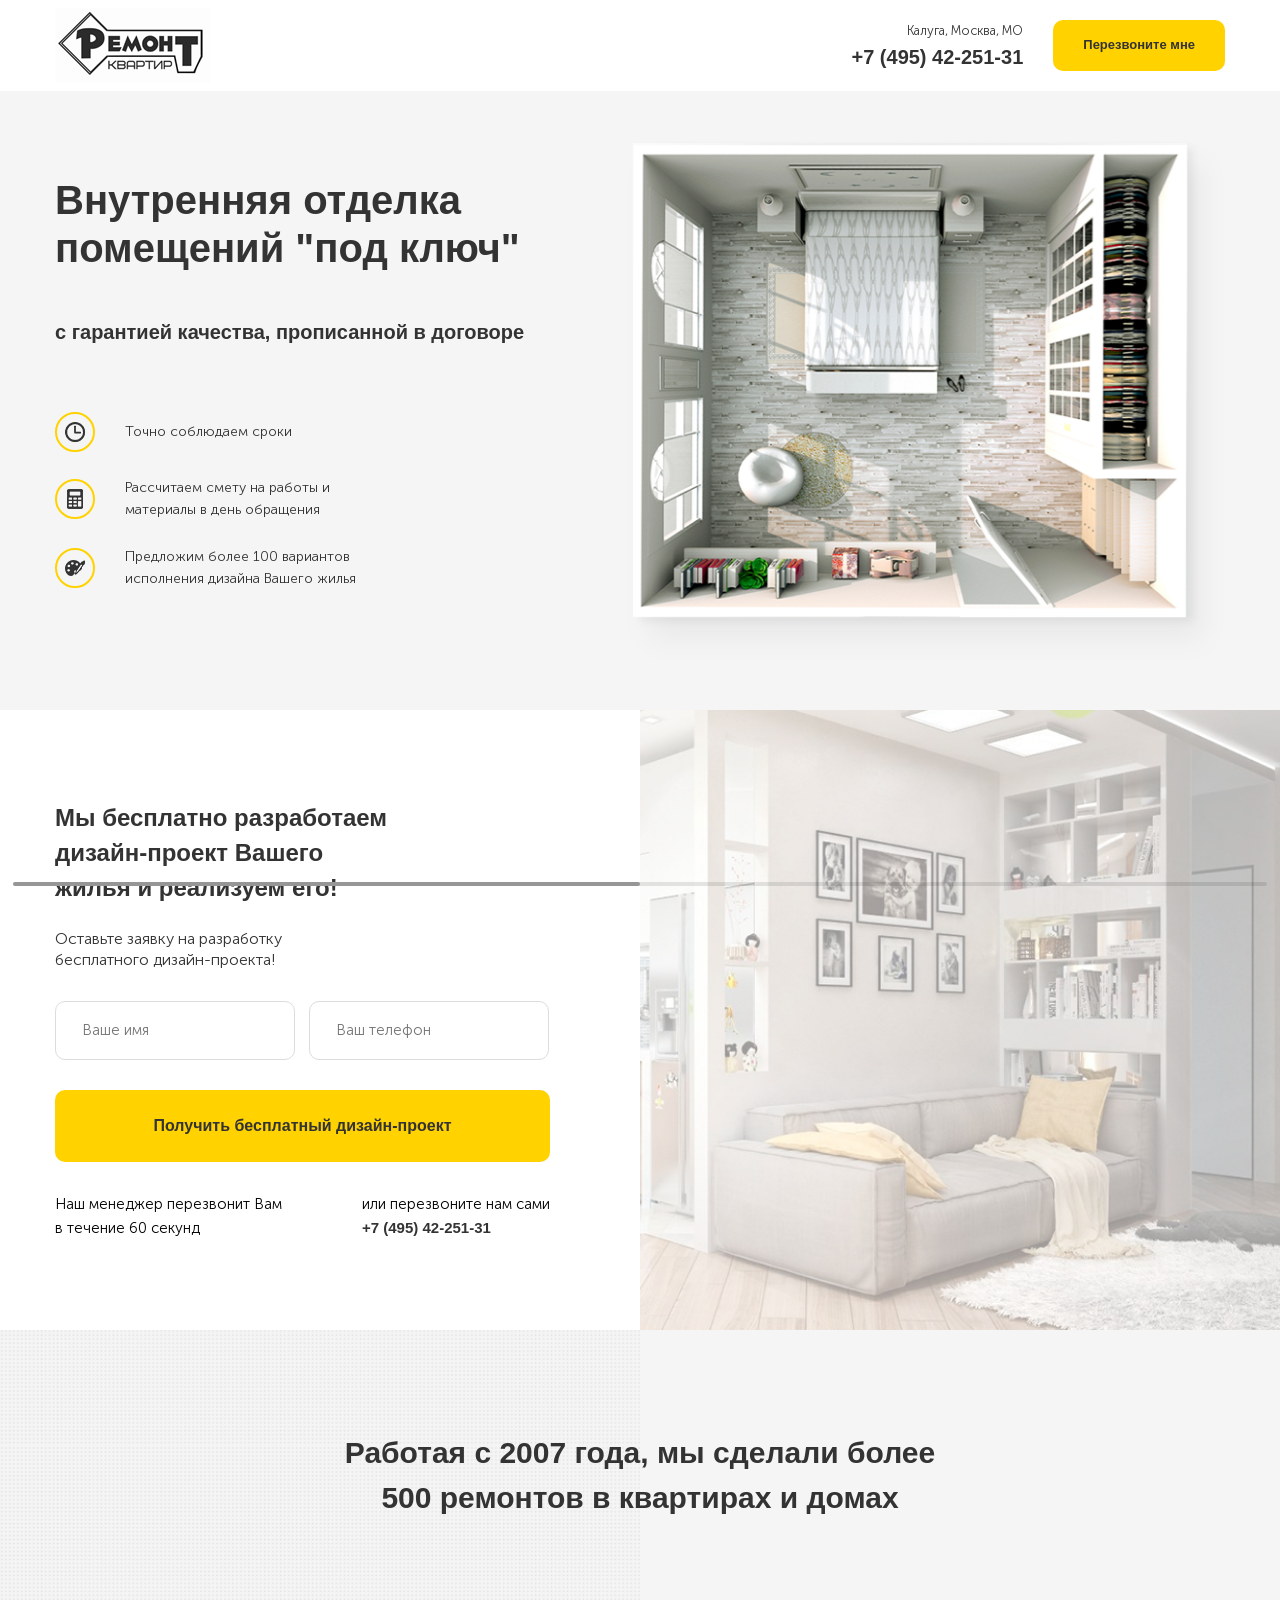
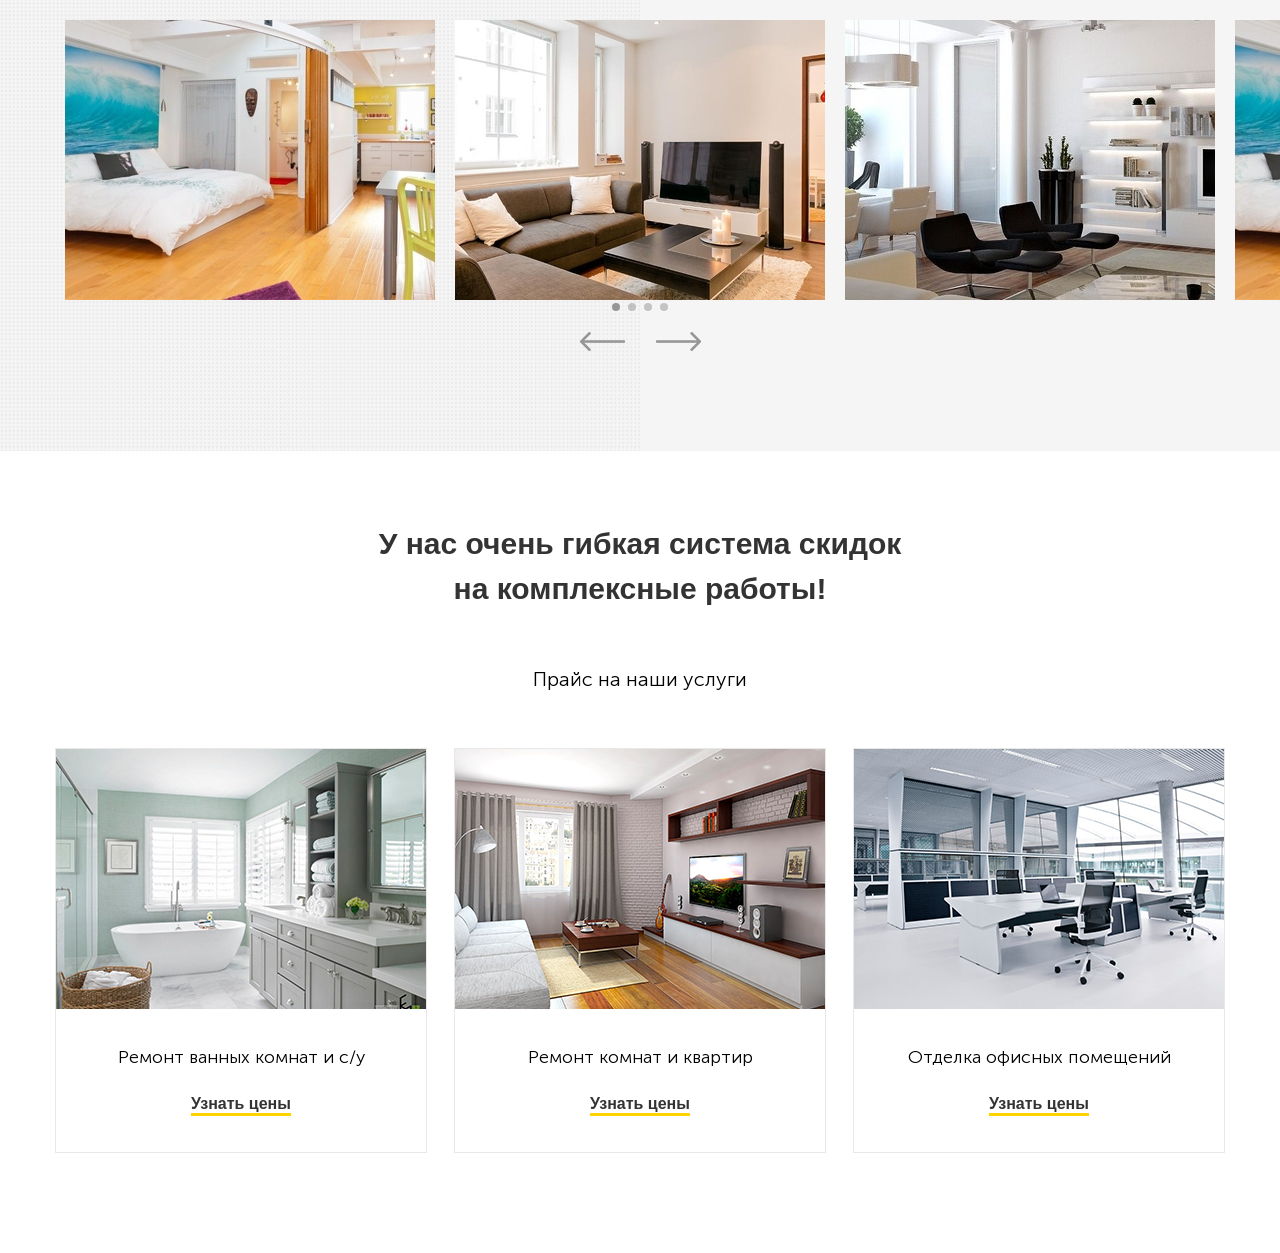
<file: src/index.html>
<!DOCTYPE html>
<html lang="ru">

<head>
	<meta charset="UTF-8" />
	<meta name="viewport" content="width=device-width, initial-scale=1.0" />
	<title>Ремонт квартир</title>
	<link rel="stylesheet" href="css/normalize.css" />
	<link rel="stylesheet" href="https://unpkg.com/swiper/swiper-bundle.min.css">
	<script src="https://unpkg.com/swiper/swiper-bundle.min.js"></script>
	<link rel="stylesheet" href="https://cdnjs.cloudflare.com/ajax/libs/animate.css/4.1.1/animate.min.css">
	<link rel="stylesheet" href="css/style.css" />
	<script src="js/main.js" defer></script>
</head>

<body>
	<nav class="navbar">
		<div class="container">
			<div class="navbar-block">
				<div class="navbar__logo">
					<img src="img/logo.png" alt="Логотип" />
				</div>
				<!-- /.navbar__logo -->
				<div class="navbar__info">
					<div class="navbar__contacts">
						<span class="navbar__address">Калуга, Москва, МО</span>
						<a href="tel:+7(495)42-251-31" class="navbar__phone">+7 (495) 42-251-31</a>
					</div>
					<button class="button navbar__button">
						Перезвоните мне
					</button>
					<!-- /.navbar__contacts -->
				</div>
				<!-- /.navbar__info -->
			</div>
			<!-- /.navbar-block -->
		</div>
		<!-- /.container -->
	</nav>
	<!-- /.navbar -->
	<main class="main">
		<section class="hero">
			<div class="container">
				<div class="hero-block">
					<div class="hero-text">
						<h1 class="hero-text__title">
							Внутренняя отделка помещений "под ключ"
						</h1>
						<span class="hero-text__subtitle">с гарантией качества, прописанной в договоре
						</span>
						<ul class="hero-list">
							<li class="hero-list__item">
								<div class="hero-list__image">
									<img src="img/hero/clock.png" alt="Часы" />
								</div>
								<span class="hero-list__text">Точно соблюдаем сроки </span>
								<!-- /.hero-list__image -->
							</li>
							<li class="hero-list__item">
								<div class="hero-list__image">
									<img src="img/hero/calculator.png" alt="Калькулятор" />
								</div>
								<span class="hero-list__text">Рассчитаем смету на работы и материалы в день обращения
								</span>
								<!-- /.hero-list__image -->
							</li>
							<li class="hero-list__item">
								<div class="hero-list__image">
									<img src="img/hero/paint.png" alt="Краски" />
								</div>
								<span class="hero-list__text">Предложим более 100 вариантов исполнения дизайна Вашего
									жилья
								</span>
								<!-- /.hero-list__image -->
							</li>
						</ul>
					</div>
					<!-- /.hero-text -->
					<div class="hero__image animate__animated animate__fadeIn animate__delay-1s">
						<img src="img/hero/hero-img.png" alt="План квартиры" />
					</div>
					<!-- /.hero-image -->
				</div>
				<!-- /.hero-block -->
			</div>
			<!-- /.container -->
		</section>
		<section class="offer">
			<div class="container">
				<div class="offer-block">
					<h2 class="offer__title">
						Мы бесплатно разработаем дизайн-проект Вашего жилья и реализуем
						его!
					</h2>
					<span class="offer__subtitle">
						Оставьте заявку на разработку бесплатного дизайн-проекта!
					</span>
					<form action="#" class="offer-form form">
						<input type="text" class="offer-form__input input" placeholder="Ваше имя" />
						<input type="tel" class="offer-form__input input" placeholder="Ваш телефон" />
						<button class="offer-form__btn button">
							Получить бесплатный дизайн-проект
						</button>
					</form>
					<div class="offer__label">
						<p class="offer__call">
							Наш менеджер перезвонит Вам в течение 60 секунд
						</p>
						<div class="offer__manage">
							<span>или перезвоните нам сами</span>
							<a href="tel:+7(495)4225131" class="offer__tel">+7 (495) 42-251-31</a>
						</div>
					</div>
					<!-- /.offer__label -->
				</div>
				<!-- /.offer__block -->
			</div>
			<!-- /.container -->
		</section>

		<section class="portfolio">
			<div class="container">
				<h2 class="portfolio__title">Работая с 2007 года,
					мы сделали более 500 ремонтов в квартирах и домах</h2>
				<div class="portfolio__slider swiper-container">
					<div class="portfolio__wrapper swiper-wrapper">
						<div class="portfolio__slide swiper-slide">
							<div class="swiper-zoom-container"> <img src="img/portfolio/slider-1.jpg" alt="image"
									class="portfolio__image">
							</div>
						</div>
						<div class="portfolio__slide swiper-slide">
							<div class="swiper-zoom-container">
								<img src="img/portfolio/slider-2.jpg" alt="image" class="portfolio__image">
							</div>
						</div>
						<div class="portfolio__slide swiper-slide">
							<div class="swiper-zoom-container">
								<img src="img/portfolio/slider-3.jpg" alt="image" class="portfolio__image">
							</div>
						</div>
						<div class="portfolio__slide swiper-slide">
							<div class="swiper-zoom-container"> <img src="img/portfolio/slider-1.jpg" alt="image"
									class="portfolio__image">
							</div>
						</div>
						<div class="portfolio__slide swiper-slide">
							<div class="swiper-zoom-container"> <img src="img/portfolio/slider-2.jpg" alt="image"
									class="portfolio__image">
							</div>
						</div>
						<div class="portfolio__slide swiper-slide">
							<div class="swiper-zoom-container"> <img src="img/portfolio/slider-3.jpg" alt="image"
									class="portfolio__image">
							</div>
						</div>
					</div>
					<div class="portfolio__scrollbar swiper-scrollbar"></div>
					<div class="portfolio__pagination"></div>
					<div class="portfolio__arrows">
						<div class="arrow-left"><img src="img/portfolio/arrow_left.png" alt="Arrow left"></div>
						<div class="arrow-right"><img src="img/portfolio/arrow_right.png" alt="Arrow right"></div>
					</div>
				</div>
			</div>
		</section>
		<section class="price">
			<div class="container">
				<h2 class="price__title">У нас очень гибкая система скидок
					на комплексные работы!</h2>
				<span class="price__subtitle">Прайс на наши услуги</span>
				<div class="cards">
					<div class="card card-1 card-half-row-1 card-third-row-1 price__card">
						<div class="card__image"><img src="img/price/bathroom.jpg" alt="Ванная комната"></div>
						<!-- /.card__image -->
						<div class="card__text">
							<h3 class="card__title">Ремонт ванных комнат и с/у</h3>
							<!-- /.card__title -->
							<a href="#" class="card__link">Узнать цены</a>
							<!-- /.card__link -->
						</div>
						<!-- /.card__text -->
					</div>
					<!-- /.card -->
					<div class="card card-2 card-half-row-1 card-third-row-1 price__card">
						<div class="card__image"><img src="img/price/living-room.jpg" alt="Гостинная"></div>
						<!-- /.card__image -->
						<div class="card__text">
							<h3 class="card__title">Ремонт комнат и квартир</h3>
							<!-- /.card__title -->
							<a href="#" class="card__link">Узнать цены</a>
							<!-- /.card__link -->
						</div>
						<!-- /.card__text -->
					</div>
					<!-- /.card -->
					<div class="card card-3 card-half-row-1 card-third-row-2 price__card">
						<div class="card__image"><img src="img/price/office.jpg" alt="Офисное помещение"></div>
						<!-- /.card__image -->
						<div class="card__text">
							<h3 class="card__title">Отделка офисных помещений</h3>
							<!-- /.card__title -->
							<a href="#" class="card__link">Узнать цены</a>
							<!-- /.card__link -->
						</div>
						<!-- /.card__text -->
					</div>
					<!-- /.card -->
					<div class="card card-4 card-half-row-2 card-third-row-2 price__card">
						<div class="card__image"><img src="img/price/new-building.jpg" alt="Новострой"></div>
						<!-- /.card__image -->
						<div class="card__text">
							<h3 class="card__title">Ремонт в новостройках</h3>
							<!-- /.card__title -->
							<a href="#" class="card__link">Узнать цены</a>
							<!-- /.card__link -->
						</div>
						<!-- /.card__text -->
					</div>
					<!-- /.card -->
					<div class="card card-5 card-half-row-2 card-third-row-3 price__card">
						<div class="card__image"><img src="img/price/kitchen.jpg" alt="Кухня"></div>
						<!-- /.card__image -->
						<div class="card__text">
							<h3 class="card__title">Ремонт кухонь</h3>
							<!-- /.card__title -->
							<a href="#" class="card__link">Узнать цены</a>
							<!-- /.card__link -->
						</div>
						<!-- /.card__text -->
					</div>
					<!-- /.card -->
					<div class="card card-6 card-half-row-2 card-third-row-3 price__card">
						<div class="card__image"><img src="img/price/cottage.jpg" alt="Коттедж"></div>
						<!-- /.card__image -->
						<div class="card__text">
							<h3 class="card__title">Ремонт дач и коттеджей</h3>
							<!-- /.card__title -->
							<a href="#" class="card__link">Узнать цены</a>
							<!-- /.card__link -->
						</div>
						<!-- /.card__text -->
					</div>
					<!-- /.card -->
				</div>
			</div>
		</section>
	</main>
	<div class="modal-bg">
		<div class="modal">
			<button class="modal__close">&times;</button>
			<h4 class="modal__title">Это демо-версия страницы</h4>
			<p class="modal__text">Поэтому к сожалению, кнопка не работает 🙁</p>
		</div>
		<!-- /.modal -->
	</div>
	<!-- /.modal-bg -->
</body>

</html>
</file>
<file: src/css/style.css>
@font-face {
  font-family: "Museo Sans Light";
  src: local("MuseoSansCyrl-300"), url("../fonts/MuseoSansCyrl/MuseoSansCyrl-300.woff2") format("woff2"), url("../fonts/fonts/MuseoSansCyrl/MuseoSansCyrl-300.woff") format("woff");
  font-weight: 300;
  font-style: normal;
  font-display: fallback;
}

@font-face {
  font-family: "Museo Sans Bold";
  src: local("MuseoSansCyrl-700"), url("../fonts/fonts/MuseoSansCyrl/MuseoSansCyrl-700.woff2") format("woff2"), url("../fonts/fonts/MuseoSansCyrl/MuseoSansCyrl-700.woff") format("woff");
  font-weight: normal;
  font-style: normal;
  font-display: fallback;
}

body {
  font-family: "Museo Sans Light", sans-serif;
  font-weight: 300;
}

img {
  max-width: 100%;
}

.container {
  max-width: 1170px;
  margin: 0 auto;
}

@media (max-width: 1200px) {
  .container {
    max-width: 960px;
    width: 95%;
  }
}

@media (max-width: 768px) {
  .container {
    max-width: 720px;
    width: 95%;
  }
}

@media (max-width: 576px) {
  .container {
    max-width: 540px;
    width: 95%;
  }
}

@media (max-width: 480px) {
  .container {
    max-width: auto;
  }
  .navbar__logo img {
    width: 91px;
  }
}

.button {
  border-radius: 10px;
  background-color: #ffd200;
  font-size: 13px;
  font-weight: 700;
  color: #333333;
  -webkit-transition: all 0.2s ease;
  transition: all 0.2s ease;
}

.button:hover {
  background-color: #ffe04d;
}

.input {
  padding: 20px 26px;
  border: 1px solid #dddddd;
  border-radius: 10px;
  font-size: 15px;
  color: #999999;
  font-family: "Museo Sans Light", sans-serif;
  font-weight: 300;
}

.navbar {
  padding: 8px 0;
}

.navbar-block {
  display: -webkit-box;
  display: -ms-flexbox;
  display: flex;
  -webkit-box-align: center;
      -ms-flex-align: center;
          align-items: center;
  -webkit-box-pack: justify;
      -ms-flex-pack: justify;
          justify-content: space-between;
}

.navbar__info {
  display: -webkit-box;
  display: -ms-flexbox;
  display: flex;
  -webkit-box-align: center;
      -ms-flex-align: center;
          align-items: center;
  text-align: right;
}

.navbar__contacts {
  display: -webkit-box;
  display: -ms-flexbox;
  display: flex;
  -webkit-box-orient: vertical;
  -webkit-box-direction: normal;
      -ms-flex-direction: column;
          flex-direction: column;
}

.navbar__button {
  padding: 18px 30px;
  margin-left: 30px;
  font-family: "MuseoSans Bold", sans-serif;
  font-weight: 700;
}

.navbar__address {
  font-size: 13px;
  color: #333333;
}

.navbar__phone {
  display: inline-block;
  margin-top: 10px;
  font-size: 20px;
  color: #333333;
  font-family: "MuseoSans Bold", sans-serif;
  font-weight: 700;
}

@media (max-width: 576px) {
  .navbar__contacts {
    display: none;
  }
  .navbar__button {
    font-size: 12px;
    padding: 15px 26px;
  }
}

.hero {
  padding: 50px 0;
  background-color: #f5f5f5;
  -webkit-animation: fadeInUp;
          animation: fadeInUp;
}

.hero-block {
  display: -webkit-box;
  display: -ms-flexbox;
  display: flex;
  -webkit-box-pack: justify;
      -ms-flex-pack: justify;
          justify-content: space-between;
}

.hero-image {
  margin-right: -40px;
}

.hero-text {
  -ms-flex-preferred-size: 50%;
      flex-basis: 50%;
  padding-right: 100px;
  -webkit-animation: fadeInLeft;
          animation: fadeInLeft;
  -webkit-animation-duration: 1s;
          animation-duration: 1s;
}

.hero-text__title {
  margin-top: 35px;
  margin-bottom: 50px;
  font-size: 40px;
  line-height: 48px;
  color: #333333;
  text-align: center;
  font-family: "MuseoSans Bold", sans-serif;
  font-weight: 700;
  text-align: left;
}

.hero-text__subtitle {
  display: block;
  margin-bottom: 70px;
  font-size: 20px;
  line-height: 20px;
  color: #333333;
  text-align: center;
  font-family: "MuseoSans Bold", sans-serif;
  font-weight: 700;
  text-align: left;
}

.hero__image {
  -webkit-animation-duration: 1s;
          animation-duration: 1s;
}

.hero-list__item {
  margin-bottom: 25px;
  display: -webkit-box;
  display: -ms-flexbox;
  display: flex;
  -webkit-box-align: center;
      -ms-flex-align: center;
          align-items: center;
}

.hero-list__image {
  margin-right: 30px;
  display: -webkit-box;
  display: -ms-flexbox;
  display: flex;
  -webkit-box-pack: center;
      -ms-flex-pack: center;
          justify-content: center;
  -webkit-box-align: center;
      -ms-flex-align: center;
          align-items: center;
  border: 2px solid #ffd200;
  width: 40px;
  height: 40px;
  border-radius: 50%;
}

.hero-list__text {
  max-width: 232px;
  line-height: 22px;
  color: #333333;
}

.hero-list__item:last-child {
  margin-bottom: 0;
}

@media (max-width: 1200px) {
  .hero-block {
    -webkit-box-orient: vertical;
    -webkit-box-direction: normal;
        -ms-flex-direction: column;
            flex-direction: column;
  }
  .hero-list {
    margin-bottom: 40px;
  }
  .hero-image {
    margin-right: 0;
  }
  .hero-text {
    padding-right: 0;
    -webkit-animation: none;
            animation: none;
  }
  .hero-text__title {
    margin-top: 0;
  }
}

@media (max-width: 768px) {
  .hero-text__title {
    font-size: 30px;
    margin-bottom: 15px;
  }
  .hero-text__subtitle {
    margin-bottom: 30px;
  }
  .hero-list__item:not(:last-child) {
    margin-bottom: 20px;
  }
  .hero-list__image {
    margin-right: 15px;
  }
}

@media (max-width: 480px) {
  .hero-text__title {
    font-size: 24px;
    line-height: 30px;
  }
  .hero-text__subtitle {
    max-width: 200px;
    font-size: 16px;
    line-height: 15px;
  }
  .hero-list__text {
    font-size: 12px;
    line-height: 17px;
  }
}

.offer {
  position: relative;
  padding: 90px 0;
  background: url(../img/offer/offer-bg.jpg) no-repeat;
  background-position: center right;
  background-size: contain;
}

.offer:before {
  position: absolute;
  top: 0;
  left: 0;
  content: '';
  width: 50%;
  height: 100%;
  background-color: #ffffff;
}

.offer-block {
  position: relative;
  width: 50%;
  padding-right: 90px;
}

.offer__title {
  margin-bottom: 24px;
  max-width: 345px;
  font-size: 24px;
  line-height: 35px;
  color: #333333;
  text-align: center;
  text-align: left;
  font-family: "MuseoSans Bold", sans-serif;
  font-weight: 700;
}

.offer__subtitle {
  display: inline-block;
  margin-bottom: 30px;
  max-width: 232px;
  font-size: 16px;
  line-height: 1.3;
  color: #333333;
}

.offer-form {
  margin-bottom: 30px;
}

.offer-form__input {
  width: 240px;
  margin-bottom: 30px;
}

.offer-form__input:first-child {
  margin-right: 10px;
}

.offer-form__btn {
  width: 100%;
  padding: 27px;
  font-size: 16px;
  line-height: 18px;
  font-family: "MuseoSans Bold", sans-serif;
  font-weight: 700;
}

.offer__label {
  display: -webkit-box;
  display: -ms-flexbox;
  display: flex;
  -webkit-box-pack: justify;
      -ms-flex-pack: justify;
          justify-content: space-between;
  -webkit-box-align: center;
      -ms-flex-align: center;
          align-items: center;
}

.offer__call {
  -ms-flex-preferred-size: 46%;
      flex-basis: 46%;
  font-size: 15px;
  line-height: 24px;
}

.offer__manage span {
  display: block;
  font-size: 15px;
  line-height: 24px;
}

.offer__tel {
  font-size: 15px;
  line-height: 24px;
  color: #333333;
  font-family: "MuseoSans Bold", sans-serif;
  font-weight: 700;
}

@media (max-width: 1200px) {
  .offer {
    background-size: cover;
  }
  .offer-form__input {
    width: 100%;
    margin-bottom: 15px;
  }
  .offer-form__btn {
    font-size: 14px;
  }
  .offer__call {
    -ms-flex-preferred-size: 40%;
        flex-basis: 40%;
  }
  .offer__manage {
    -ms-flex-preferred-size: 45%;
        flex-basis: 45%;
  }
}

@media (max-width: 768px) {
  .offer {
    background: #ffffff;
  }
  .offer-form {
    margin-bottom: 10px;
  }
  .offer__title {
    max-width: 70%;
    font-size: 22px;
    line-height: 30px;
  }
  .offer__subtitle {
    max-width: 80%;
  }
  .offer-block {
    width: 100%;
    padding-right: 0;
  }
  .offer__call {
    -ms-flex-preferred-size: 70%;
        flex-basis: 70%;
  }
  .offer__manage {
    -ms-flex-preferred-size: 30%;
        flex-basis: 30%;
  }
}

@media (max-width: 576px) {
  .offer__title {
    max-width: 320px;
  }
  .offer__call {
    -ms-flex-preferred-size: 225px;
        flex-basis: 225px;
  }
  .offer__manage {
    -ms-flex-preferred-size: 40%;
        flex-basis: 40%;
  }
}

@media (max-width: 480px) {
  .offer {
    padding: 50px 0;
  }
  .offer__title {
    margin-bottom: 20px;
    max-width: 250px;
    font-size: 18px;
  }
  .offer__label {
    -webkit-box-orient: vertical;
    -webkit-box-direction: normal;
        -ms-flex-direction: column;
            flex-direction: column;
    -webkit-box-align: start;
        -ms-flex-align: start;
            align-items: start;
  }
  .offer__call {
    margin-bottom: 10px;
    -ms-flex-preferred-size: 60%;
        flex-basis: 60%;
  }
  .offer__manage {
    -ms-flex-preferred-size: 60%;
        flex-basis: 60%;
  }
}

.portfolio {
  padding: 100px 0;
  background: #f5f5f5 url("../img/portfolio/pattern.png") repeat-y center left;
  background-size: 50%;
}

.portfolio__title {
  margin: 0 auto;
  margin-bottom: 100px;
  max-width: 600px;
  text-align: center;
  font-size: 30px;
  line-height: 45px;
  color: #333333;
  text-align: center;
  font-family: "MuseoSans Bold", sans-serif;
  font-weight: 700;
}

.portfolio__slider {
  max-width: 1270px;
  max-height: 570px;
}

.portfolio__arrows {
  margin: 0 auto;
  max-width: 121px;
  display: -webkit-box;
  display: -ms-flexbox;
  display: flex;
  -webkit-box-pack: justify;
      -ms-flex-pack: justify;
          justify-content: space-between;
}

.portfolio__pagination {
  margin-bottom: 18px;
  text-align: center;
}

.swiper-scrollbar {
  margin-bottom: 10px;
  cursor: pointer;
}

.swiper-scrollbar-drag {
  position: static;
  background-color: #969696;
}

.swiper-pagination-bullet-active {
  background-color: #969696;
}

.swiper-slide {
  display: -webkit-box;
  display: -ms-flexbox;
  display: flex;
  -webkit-box-pack: center;
      -ms-flex-pack: center;
          justify-content: center;
}

.swiper-container-horizontal .swiper-scrollbar {
  position: static;
}

.arrow-left, .arrow-right {
  cursor: pointer;
}

.price {
  padding: 70px 0;
}

.price__title {
  margin: auto;
  margin-bottom: 58px;
  max-width: 525px;
  font-size: 30px;
  line-height: 45px;
  color: #333333;
  text-align: center;
  font-family: "MuseoSans Bold", sans-serif;
  font-weight: 700;
}

.price__subtitle {
  margin-bottom: 59px;
  display: block;
  text-align: center;
  font-size: 20px;
  font-family: "Museo Sans Light", sans-serif;
  font-weight: 300;
}

.price__card {
  margin-bottom: 30px;
}

.cards {
  display: -webkit-box;
  display: -ms-flexbox;
  display: flex;
  -webkit-box-pack: justify;
      -ms-flex-pack: justify;
          justify-content: space-between;
  -ms-flex-wrap: wrap;
      flex-wrap: wrap;
}

.card {
  padding-bottom: 40px;
  border: 1px solid #e8e8e8;
  text-align: center;
  -webkit-transition: -webkit-box-shadow 0.5s ease;
  transition: -webkit-box-shadow 0.5s ease;
  transition: box-shadow 0.5s ease;
  transition: box-shadow 0.5s ease, -webkit-box-shadow 0.5s ease;
  display: none;
}

.card:hover {
  -webkit-box-shadow: 0 20px 25px rgba(0, 0, 0, 0.1);
          box-shadow: 0 20px 25px rgba(0, 0, 0, 0.1);
}

.card:hover .card__image::before {
  -webkit-transition: opacity 0.5s ease;
  transition: opacity 0.5s ease;
  opacity: 1;
}

.card:nth-child(1) {
  -webkit-animation-duration: 0.8s;
          animation-duration: 0.8s;
}

.card:nth-child(2) {
  -webkit-animation-duration: 1s;
          animation-duration: 1s;
}

.card:nth-child(3) {
  -webkit-animation-duration: 1.2s;
          animation-duration: 1.2s;
}

.card:nth-child(4) {
  -webkit-animation-duration: 1.4s;
          animation-duration: 1.4s;
}

.card:nth-child(5) {
  -webkit-animation-duration: 1.6s;
          animation-duration: 1.6s;
}

.card:nth-child(6) {
  -webkit-animation-duration: 1.8s;
          animation-duration: 1.8s;
}

.card__image {
  position: relative;
  margin-bottom: 39px;
}

.card__image::before {
  content: '';
  position: absolute;
  left: 0;
  top: 0;
  width: 100%;
  height: 100%;
  background-image: -webkit-gradient(linear, left bottom, left top, from(#ffd200), to(rgba(255, 255, 255, 0)));
  background-image: linear-gradient(to top, #ffd200 0%, rgba(255, 255, 255, 0) 100%);
  opacity: 0;
}

.card__title {
  font-size: 18px;
  margin-bottom: 30px;
}

.card__link {
  display: inline-block;
  position: relative;
  font-size: 16px;
  color: #333333;
  font-family: "MuseoSans Bold", sans-serif;
  font-weight: 700;
}

.card__link:hover::after {
  height: 12px;
}

.card__link::after {
  content: '';
  position: absolute;
  left: 0;
  bottom: -4px;
  z-index: -1;
  display: block;
  width: 100%;
  height: 3px;
  background-color: #ffd200;
  -webkit-transition: height 0.2s ease;
  transition: height 0.2s ease;
}

@media (max-width: 1200px) {
  .card {
    -ms-flex-preferred-size: 48%;
        flex-basis: 48%;
  }
  .card__image img {
    width: 100%;
  }
  .card__title {
    font-size: 20px;
  }
  .card__link {
    font-size: 18px;
  }
}

@media (max-width: 768px) {
  .card__title {
    font-size: 18px;
  }
  .card__link {
    font-size: 16px;
  }
}

@media (max-width: 576px) {
  .card {
    -ms-flex-preferred-size: 100%;
        flex-basis: 100%;
  }
}

.modal {
  position: relative;
  margin: auto;
  padding: 40px;
  max-width: 450px;
  width: 90%;
  min-width: 200px;
  background-color: #ffffff;
}

.modal__title {
  margin-bottom: 20px;
  font-size: 24px;
  line-height: 30px;
  color: #333333;
  text-align: center;
  text-align: left;
  font-family: "MuseoSans Bold", sans-serif;
  font-weight: 700;
}

.modal__text {
  font-size: 16px;
}

.modal__close {
  position: absolute;
  top: 0;
  right: 5px;
  font-size: 20px;
  background-color: #ffffff;
}

.modal-bg {
  position: fixed;
  top: 0;
  left: 0;
  display: -webkit-box;
  display: -ms-flexbox;
  display: flex;
  width: 100%;
  height: 100%;
  background-color: rgba(0, 0, 0, 0.5);
  visibility: hidden;
  -webkit-transition: all 0.3s;
  transition: all 0.3s;
  opacity: 0;
}

.modal-bg_active {
  visibility: visible;
  opacity: 1;
}

body { overflow-x: hidden; }
/*# sourceMappingURL=style.css.map */
</file>
